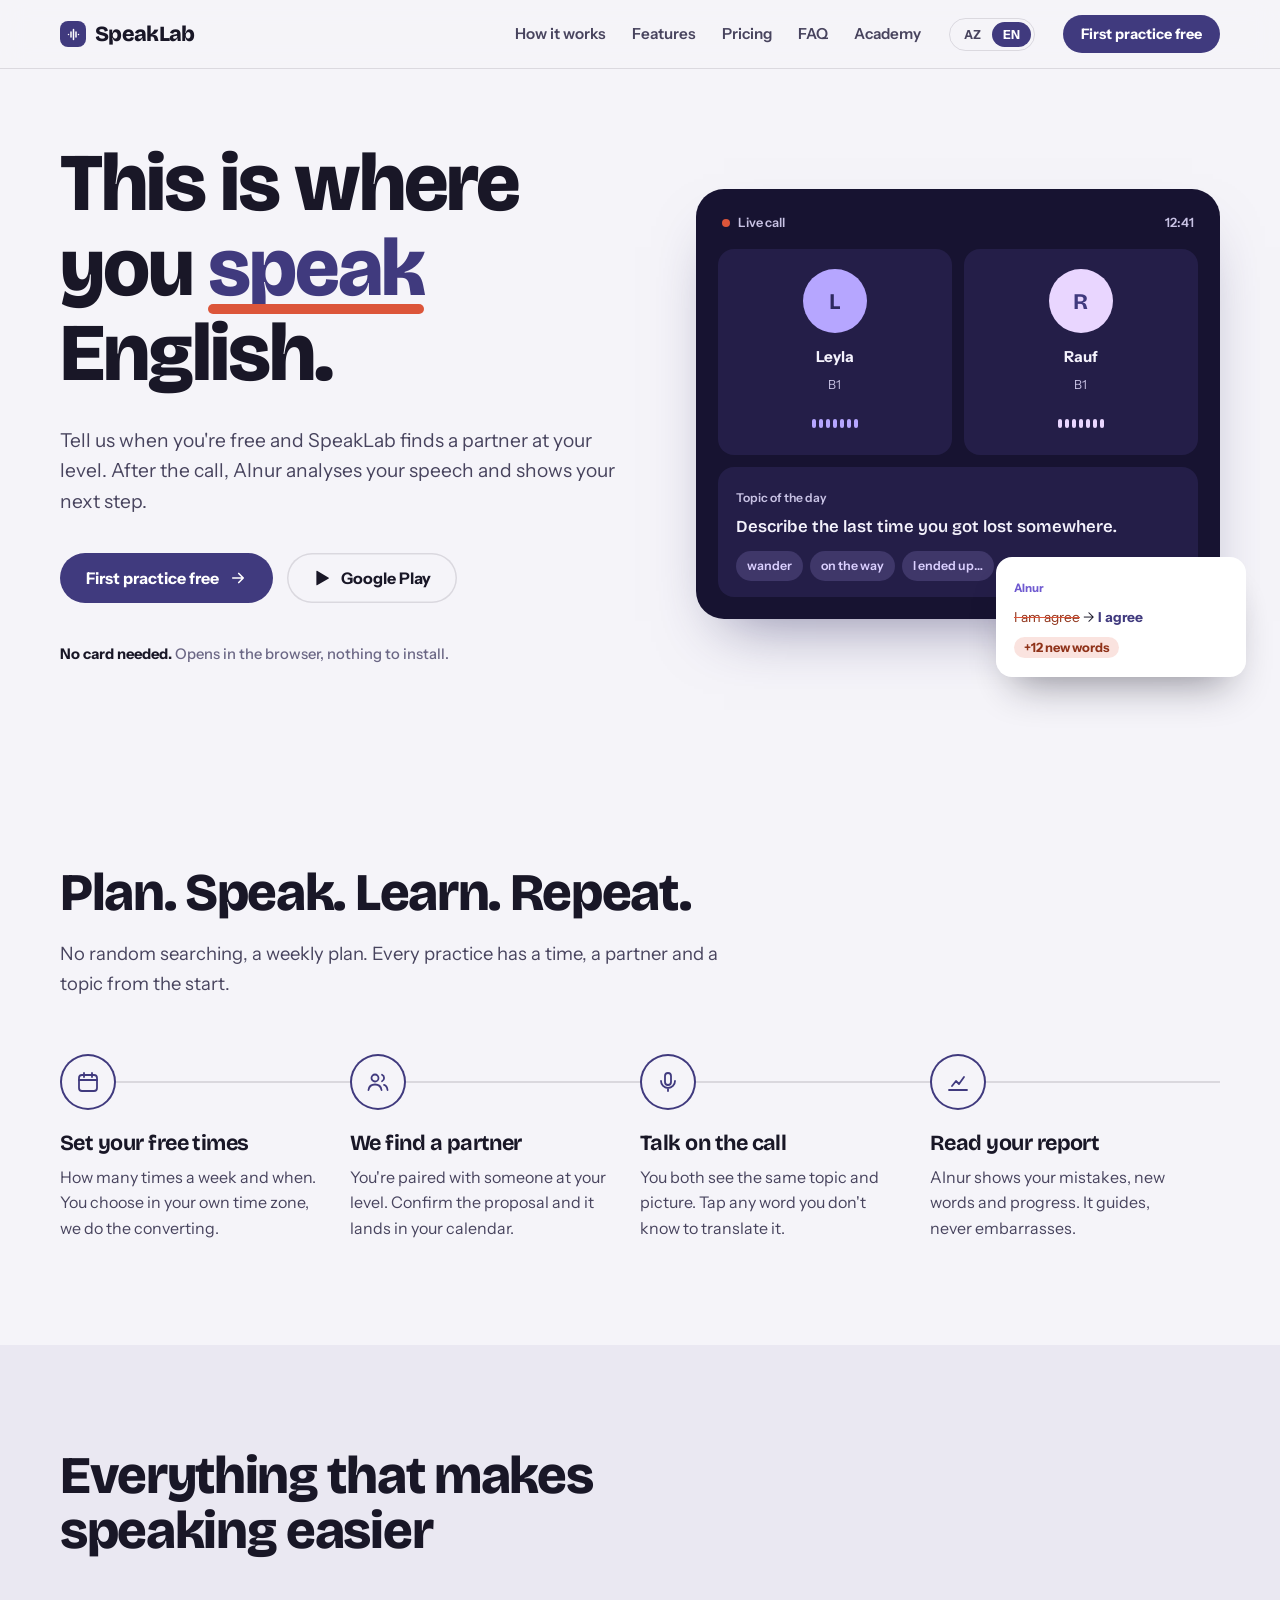
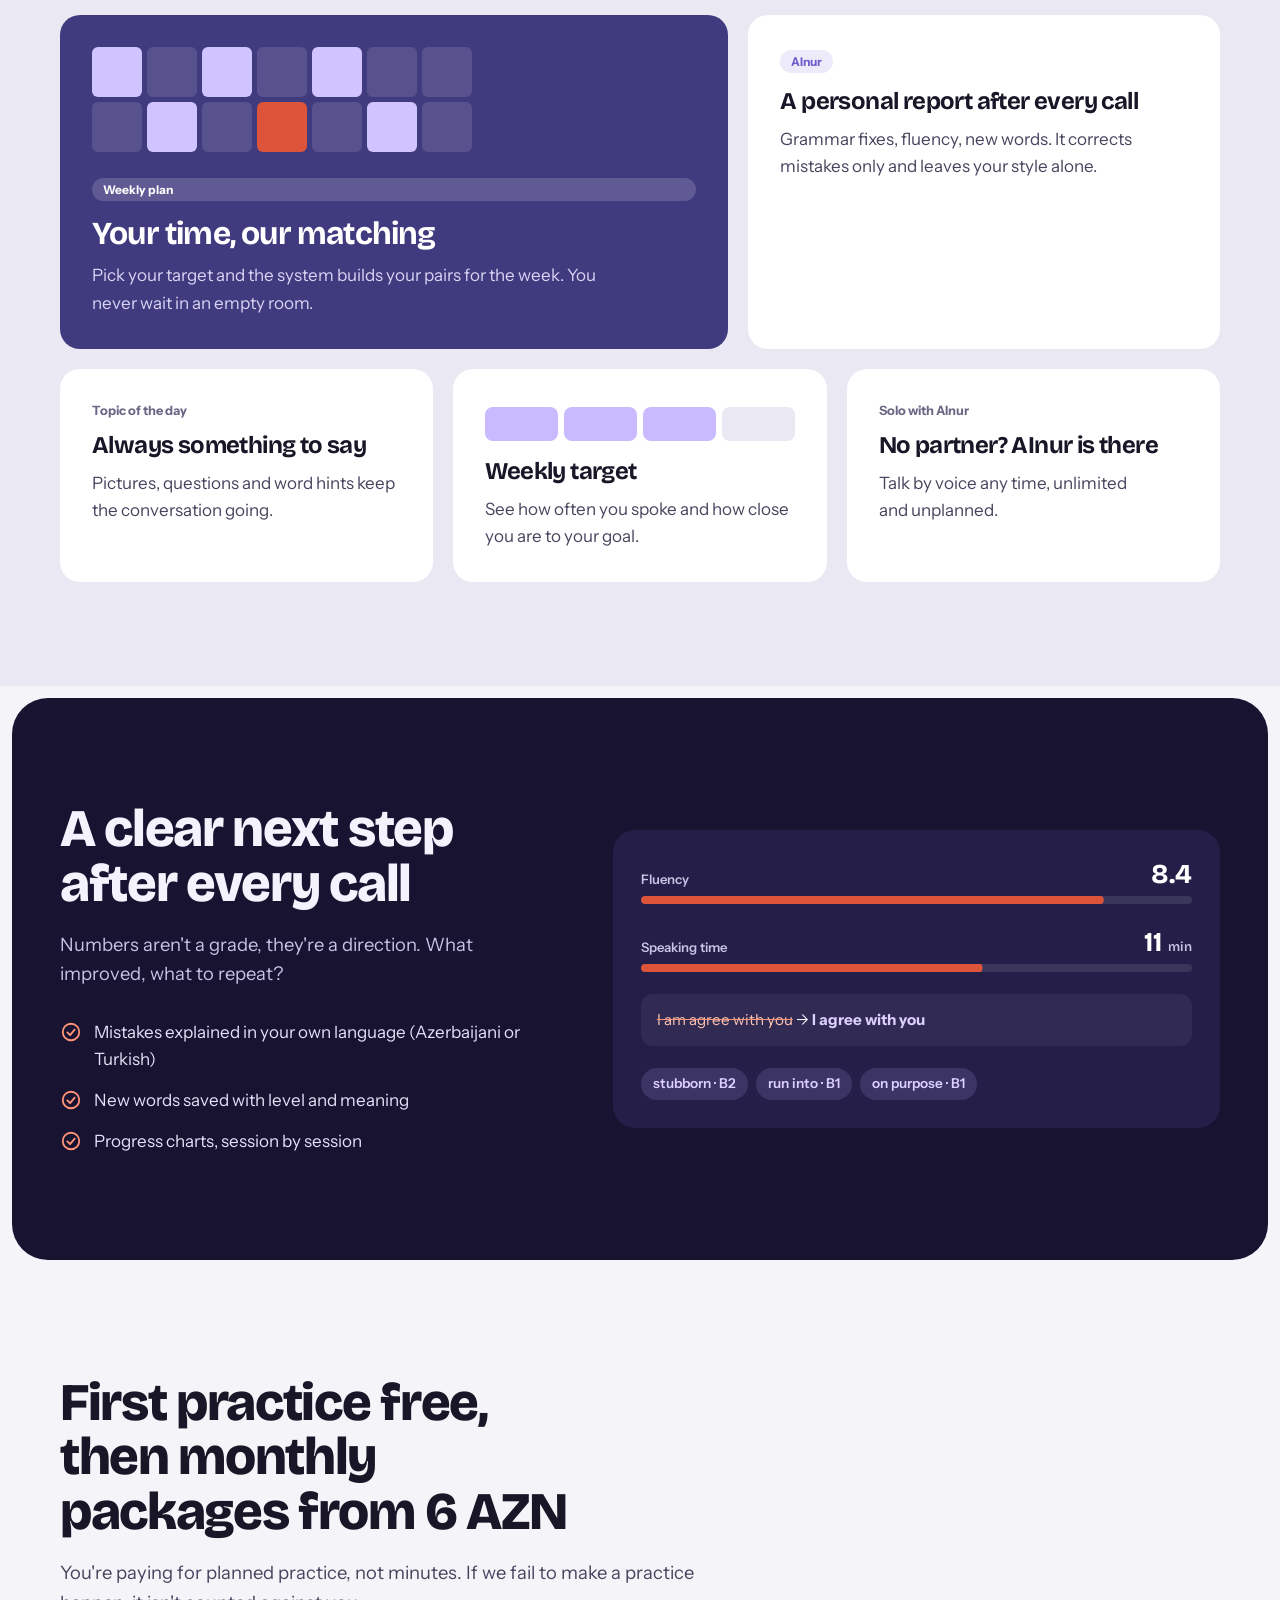
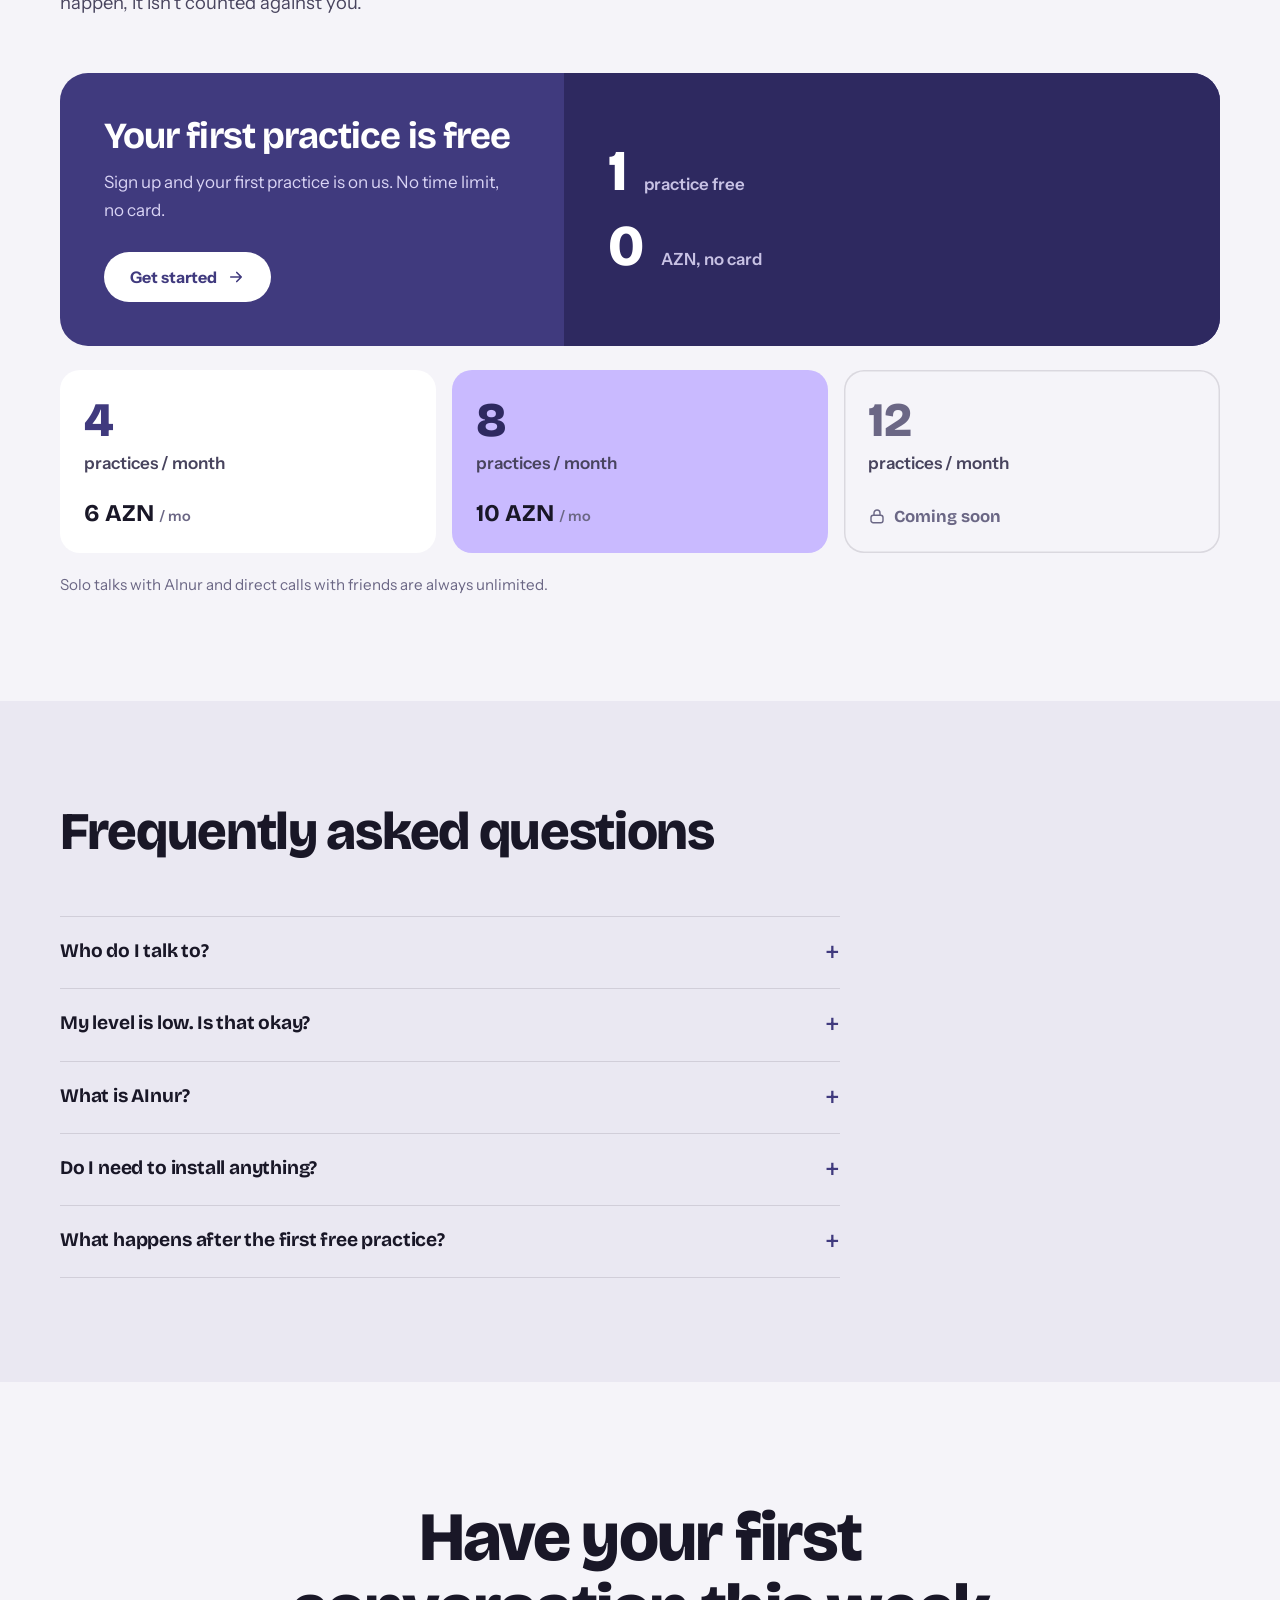
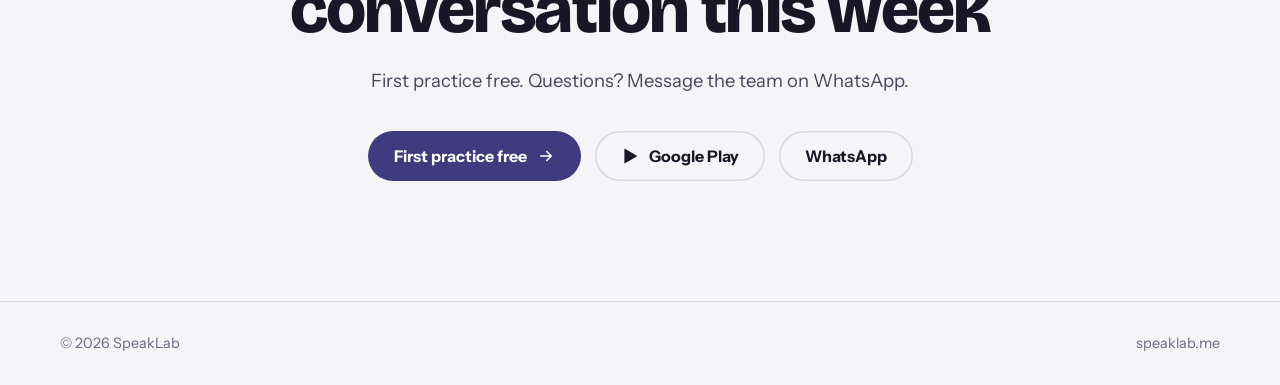
<file: index.html>
<!doctype html>
<html lang="az" data-lang="az">
<head>
<meta charset="utf-8">
<meta name="viewport" content="width=device-width, initial-scale=1">
<title>SpeakLab — İngiliscə danışıq praktikası: real insanlarla və AI koçla</title>
<meta name="description" content="İngiliscə danışmağı real partnerlərlə məşq et. Həftəlik plan, səviyyənə uyğun cütləşmə, zəngdən sonra AInur hesabatı. İlk praktika pulsuz, sonra ayda 6 AZN-dən başlayan paketlər.">
<meta name="keywords" content="ingiliscə danışıq, ingilis dili danışıq praktikası, speaking club, ingiliscə danışmaq, online ingilis dili, Azərbaycan, SpeakLab">
<meta name="robots" content="index,follow,max-image-preview:large">
<link rel="canonical" href="https://speaklab.me/">
<link rel="alternate" hreflang="az" href="https://speaklab.me/">
<link rel="alternate" hreflang="x-default" href="https://speaklab.me/">
<link rel="icon" href="icon.svg" type="image/svg+xml">
<meta property="og:type" content="website"><meta property="og:site_name" content="SpeakLab"><meta property="og:locale" content="az_AZ">
<meta property="og:title" content="SpeakLab — İngiliscə danışmağın yeri burada">
<meta property="og:description" content="Real partnerlərlə danış, AInur-dan hesabat al. İlk praktika pulsuz.">
<meta property="og:url" content="https://speaklab.me/"><meta property="og:image" content="https://speaklab.me/og.png">
<meta name="twitter:card" content="summary_large_image"><meta name="twitter:image" content="https://speaklab.me/og.png">
<script type="application/ld+json">[{"@context": "https://schema.org", "@type": "Organization", "name": "SpeakLab", "url": "https://speaklab.me/", "logo": "https://speaklab.me/icon.svg", "sameAs": ["https://play.google.com/store/apps/details?id=com.speaklab.app"]}, {"@context": "https://schema.org", "@type": "WebSite", "name": "SpeakLab", "url": "https://speaklab.me/", "inLanguage": ["az", "en"]}, {"@context": "https://schema.org", "@type": "MobileApplication", "name": "SpeakLab", "operatingSystem": "Android", "applicationCategory": "EducationalApplication", "url": "https://play.google.com/store/apps/details?id=com.speaklab.app", "offers": {"@type": "Offer", "price": "0", "priceCurrency": "AZN", "description": "İlk praktika pulsuz, sonra 4 praktika 6 AZN / 8 praktika 10 AZN"}}, {"@context": "https://schema.org", "@type": "FAQPage", "inLanguage": "az", "mainEntity": [{"@type": "Question", "name": "Kiminlə danışıram?", "acceptedAnswer": {"@type": "Answer", "text": "Səviyyəcə uyğun real öyrənənlərlə. Cütləşmə səviyyəni, yaş qrupunu və əvvəl danışdığın adamları nəzərə alır."}}, {"@type": "Question", "name": "Səviyyəm aşağıdır, olar?", "acceptedAnswer": {"@type": "Answer", "text": "Əlbəttə. SpeakLab məhz danışmağa çəkinənlər üçündür. Səhv etmək burada normaldır."}}, {"@type": "Question", "name": "AInur nədir?", "acceptedAnswer": {"@type": "Answer", "text": "Sənin AI danışıq koçun. Zəngdən sonra danışığını analiz edir, ya da istənilən vaxt onunla təkbaşına danışa bilərsən."}}, {"@type": "Question", "name": "Quraşdırmaq lazımdır?", "acceptedAnswer": {"@type": "Answer", "text": "Xeyr, brauzerdən açılır və telefonun ana ekranına əlavə edilə bilər. Android tətbiqi Google Play-dədir."}}, {"@type": "Question", "name": "İlk pulsuz praktikadan sonra nə olur?", "acceptedAnswer": {"@type": "Answer", "text": "Ayda 4 praktikalıq (6 AZN) və ya 8 praktikalıq (10 AZN) paket seçirsən. Seçməsən də, AInur ilə təkbaşına danışmaq və dostla zənglər davam edir."}}]}]</script>
<meta name="theme-color" content="#f5f4f9">
<link rel="preconnect" href="https://fonts.googleapis.com">
<link rel="preconnect" href="https://fonts.gstatic.com" crossorigin>
<link href="https://fonts.googleapis.com/css2?family=Bricolage+Grotesque:opsz,wght@12..96,500;12..96,700;12..96,800&family=Instrument+Sans:wght@400;500;600;700&display=swap" rel="stylesheet">
<style>
:root{
  --bg:#f5f4f9; --bg2:#eae8f2; --card:#fff;
  --ink:#191727; --ink2:#48445e; --ink3:#6b6785;
  --peer:#403a7e; --peer-strong:#2e2960; --peer-soft:rgba(64,58,126,.09);
  --ai:#6f5ad0; --ai-fill:#c9baff; --ai-soft:rgba(111,90,208,.12);
  --coral:#dc553a; --coral-soft:rgba(220,85,58,.16); --coral-ink:#8f3219;
  --line:rgba(25,23,39,.12);
  --dark:#171331; --dark2:#241e48;
  --r:16px; --r-sm:10px;
  --ease:cubic-bezier(.16,1,.3,1);
  --display:"Bricolage Grotesque",system-ui,sans-serif;
  --body:"Instrument Sans",system-ui,sans-serif;
}
*{box-sizing:border-box;margin:0}
html{scroll-behavior:smooth;scroll-padding-top:84px}
body{font:400 1.0625rem/1.6 var(--body);color:var(--ink);background:var(--bg);-webkit-font-smoothing:antialiased;overflow-x:hidden}
::selection{background:var(--peer);color:#fff}
:focus-visible{outline:3px solid var(--ai);outline-offset:3px;border-radius:6px}
a{color:inherit}
.wrap{width:min(1160px,100% - 40px);margin-inline:auto}
h1,h2,h3{font-family:var(--display);line-height:1.04;letter-spacing:-.025em;text-wrap:balance}
p{text-wrap:pretty}
html[data-lang=az] [data-en],html[data-lang=en] [data-az]{display:none!important}

/* nav */
nav{position:sticky;top:0;z-index:50;background:rgba(245,244,249,.86);backdrop-filter:blur(14px);border-bottom:1px solid var(--line)}
nav .wrap{display:flex;align-items:center;gap:28px;height:68px}
.logo{font:800 1.35rem var(--display);letter-spacing:-.03em;text-decoration:none;display:flex;align-items:center;gap:9px}
.logo i{width:26px;height:26px;border-radius:8px;background:var(--peer);display:grid;place-items:center}
.logo i svg{width:15px;height:15px}
.links{display:flex;gap:26px;margin-left:auto;font-weight:600;font-size:.95rem;color:var(--ink2)}
.links a{text-decoration:none;transition:color .2s}.links a:hover{color:var(--peer)}
.lang{display:flex;border:1px solid var(--line);border-radius:99px;padding:3px}
.lang button{font:700 .78rem var(--body);border:0;background:none;padding:5px 11px;border-radius:99px;color:var(--ink2);cursor:pointer}
html[data-lang=az] .lang [data-set=az],html[data-lang=en] .lang [data-set=en]{background:var(--peer);color:#fff}
.btn{display:inline-flex;align-items:center;gap:10px;font:700 1rem var(--body);text-decoration:none;border-radius:99px;padding:15px 26px;border:0;cursor:pointer;transition:transform .25s var(--ease),background .2s}
.btn svg{width:18px;height:18px;transition:transform .25s var(--ease)}
.btn:hover svg{transform:translateX(4px)}
.btn-primary{background:var(--peer);color:#fff}.btn-primary:hover{background:var(--peer-strong)}
.btn-ghost{background:transparent;color:var(--ink);box-shadow:inset 0 0 0 1.5px var(--line)}.btn-ghost:hover{box-shadow:inset 0 0 0 1.5px var(--peer)}
.btn-sm{padding:10px 18px;font-size:.9rem}

/* hero */
.hero{padding:72px 0 96px;position:relative}
.hero .wrap{display:grid;grid-template-columns:1.05fr .95fr;gap:56px;align-items:center}
.hero h1{font-size:clamp(2.7rem,6.4vw,5.4rem);font-weight:800}
.hero h1 em{font-style:normal;color:var(--peer);position:relative;white-space:nowrap}
.hero h1 em::after{content:"";position:absolute;left:0;right:0;bottom:.04em;height:.12em;background:var(--coral);border-radius:9px;transform-origin:left;animation:draw 1s .5s var(--ease) both}
@keyframes draw{from{transform:scaleX(0)}}
.lede{font-size:1.2rem;color:var(--ink2);max-width:34em;margin:28px 0 36px}
.cta{display:flex;gap:14px;flex-wrap:wrap}
.proof{margin-top:40px;font-size:.92rem;color:var(--ink3);font-weight:500}
.proof b{color:var(--ink);font-weight:700}

/* call mock */
.stage{position:relative;background:var(--dark);border-radius:28px;padding:22px;color:#f4f2fc;box-shadow:0 30px 60px -28px rgba(46,41,96,.55)}
.stage-top{display:flex;justify-content:space-between;align-items:center;font-size:.8rem;font-weight:600;color:#c8c2e4;padding:2px 4px 16px}
.live{display:flex;align-items:center;gap:8px}.live i{width:8px;height:8px;border-radius:50%;background:var(--coral);animation:pulse 1.6s infinite}
@keyframes pulse{50%{opacity:.35}}
.voices{display:grid;grid-template-columns:1fr 1fr;gap:12px}
.voice{background:var(--dark2);border-radius:var(--r);padding:20px 16px 16px;text-align:center}
.av{width:64px;height:64px;border-radius:50%;margin:0 auto 12px;display:grid;place-items:center;font:700 1.4rem var(--display)}
.voice:nth-child(1) .av{background:#b6a6ff;color:#2e2960}
.voice:nth-child(2) .av{background:#e9d6ff;color:#403a7e}
.voice b{display:block;font-size:.95rem}.voice span{font-size:.78rem;color:#c8c2e4}
.wave{display:flex;gap:3px;align-items:center;justify-content:center;height:30px;margin-top:12px}
.wave s{width:4px;border-radius:3px;background:#b6a6ff;height:30%;animation:bar 1.1s ease-in-out infinite}
.voice:nth-child(2) .wave s{background:#e9d6ff;animation-duration:1.4s}
.wave s:nth-child(2){animation-delay:.1s}.wave s:nth-child(3){animation-delay:.25s}.wave s:nth-child(4){animation-delay:.05s}.wave s:nth-child(5){animation-delay:.35s}.wave s:nth-child(6){animation-delay:.2s}.wave s:nth-child(7){animation-delay:.4s}
@keyframes bar{50%{height:100%}}
.topic{margin-top:12px;background:var(--dark2);border-radius:var(--r);padding:16px 18px}
.topic small{color:#c8c2e4;font-weight:600;font-size:.76rem}
.topic p{font:600 1.05rem/1.35 var(--display);margin-top:6px}
.chips{display:flex;flex-wrap:wrap;gap:7px;margin-top:12px}
.chips span{font-size:.78rem;font-weight:600;background:rgba(182,166,255,.18);color:#dbd0ff;padding:5px 11px;border-radius:99px}
.report{position:absolute;right:-26px;bottom:-58px;width:min(250px,72%);background:#fff;color:var(--ink);border-radius:var(--r);padding:16px 18px;box-shadow:0 24px 40px -18px rgba(25,23,39,.45);animation:float 6s ease-in-out infinite}
@keyframes float{50%{transform:translateY(-7px)}}
.report small{font-weight:700;font-size:.72rem;color:var(--ai)}
.fix{font-size:.86rem;margin-top:8px;line-height:1.4}
.fix s{color:var(--coral-ink);text-decoration-color:var(--coral)}
.fix b{color:var(--peer)}
.gain{margin-top:10px;display:inline-block;font:700 .8rem var(--body);background:var(--coral-soft);color:var(--coral-ink);padding:3px 10px;border-radius:99px}

/* sections */
section{padding:104px 0}
.head{max-width:700px;margin-bottom:56px}
.head h2{font-size:clamp(2rem,4.2vw,3.3rem);font-weight:800}
.head p{margin-top:18px;color:var(--ink2);font-size:1.15rem}

/* how: steps as a rail */
.rail{display:grid;grid-template-columns:repeat(4,1fr);gap:0;position:relative}
.rail::before{content:"";position:absolute;left:0;right:0;top:27px;height:2px;background:var(--line)}
.step{padding-right:28px;position:relative}
.dot{width:56px;height:56px;border-radius:50%;background:var(--bg);box-shadow:inset 0 0 0 2px var(--peer);display:grid;place-items:center;color:var(--peer);margin-bottom:22px;position:relative;transition:background .3s,color .3s}
.step:hover .dot{background:var(--peer);color:#fff}
.dot svg{width:24px;height:24px}
.step h3{font-size:1.35rem;margin-bottom:10px}
.step p{color:var(--ink2);font-size:1rem}

/* features: asymmetric */
.alt{background:var(--bg2)}
.feat{display:grid;grid-template-columns:repeat(12,1fr);gap:20px}
.f{background:var(--card);border-radius:20px;padding:32px;position:relative;overflow:hidden}
.f h3{font-size:1.5rem;margin-bottom:12px}
.f p{color:var(--ink2)}
.f.a{grid-column:span 7;background:var(--peer);color:#fff;min-height:320px;display:flex;flex-direction:column;justify-content:flex-end}
.f.a p{color:#d9d4f5;max-width:30em}.f.a h3{font-size:2rem}
.f.b{grid-column:span 5}
.f.c{grid-column:span 4}.f.d{grid-column:span 4}.f.e{grid-column:span 4}
.tag{display:inline-block;font:700 .75rem var(--body);padding:4px 11px;border-radius:99px;background:var(--ai-soft);color:var(--ai);margin-bottom:16px}
.f.a .tag{background:rgba(255,255,255,.16);color:#fff}
.grid7{display:grid;grid-template-columns:repeat(7,1fr);gap:5px;margin-bottom:26px;max-width:380px}
.grid7 i{aspect-ratio:1;border-radius:6px;background:rgba(255,255,255,.12)}
.grid7 i.on{background:#cfc4ff}
.grid7 i.hit{background:var(--coral)}
.mini{font-weight:700;font-size:.8rem;color:var(--ink3);margin-bottom:12px;display:block}
.ticks{display:flex;gap:6px;margin:6px 0 18px}
.ticks i{flex:1;height:34px;border-radius:8px;background:var(--bg2)}
.ticks i.on{background:var(--ai-fill)}

/* AInur report band */
.dark{background:var(--dark);color:#f4f2fc;border-radius:36px;margin-inline:12px}
.dark .head p{color:#c8c2e4}
.ainur{display:grid;grid-template-columns:.9fr 1.1fr;gap:56px;align-items:center}
.sheet{background:var(--dark2);border-radius:22px;padding:28px;display:grid;gap:22px}
.row{display:grid;grid-template-columns:1fr auto;gap:6px 14px;align-items:end}
.row small{color:#c8c2e4;font-weight:600;font-size:.82rem}
.row strong{font:700 1.7rem var(--display);color:#fff}
.bar{grid-column:1/-1;height:8px;background:rgba(255,255,255,.1);border-radius:9px;overflow:hidden}
.bar i{display:block;height:100%;background:var(--coral);border-radius:9px;transform-origin:left;transform:scaleX(0);transition:transform 1.4s var(--ease)}
.in .bar i{transform:scaleX(var(--w))}
.corr{background:rgba(255,255,255,.06);border-radius:12px;padding:14px 16px;font-size:.95rem}
.corr s{color:#ffc4b3;text-decoration-color:#ff9477}.corr b{color:#dbd0ff}
.words{display:flex;flex-wrap:wrap;gap:8px}
.words span{background:rgba(182,166,255,.16);color:#dbd0ff;font-weight:600;font-size:.85rem;padding:5px 12px;border-radius:99px}
.checks{list-style:none;padding:0;margin-top:30px;display:grid;gap:14px}
.checks li{display:flex;gap:12px;color:#e6e1f7}
.checks svg{flex:none;width:22px;height:22px;color:#ff9477;margin-top:2px}

/* pricing */
.free{display:grid;grid-template-columns:1fr 1.3fr;gap:0;background:var(--peer);color:#fff;border-radius:28px;overflow:hidden;margin-bottom:24px}
.free>div{padding:44px}
.free h3{font-size:2.3rem}
.free p{color:#d9d4f5;margin-top:14px}
.free .btn{margin-top:28px;background:#fff;color:var(--peer)}
.free .btn:hover{background:#ece8ff}
.free .side{background:var(--peer-strong);display:flex;flex-direction:column;justify-content:center;gap:18px}
.free .big{font:800 3.6rem/1 var(--display);letter-spacing:-.03em}
.free .big small{font:600 1.05rem var(--body);color:#c8c2e4;letter-spacing:0;margin-left:8px}
.pk{display:grid;grid-template-columns:repeat(3,1fr);gap:16px}
.p{background:var(--card);border-radius:20px;padding:26px 24px;display:flex;flex-direction:column;box-shadow:inset 0 0 0 1.5px transparent;transition:box-shadow .25s,transform .35s var(--ease)}
.p:hover{box-shadow:inset 0 0 0 1.5px var(--peer);transform:translateY(-4px)}
.p .n{font:800 3rem/1 var(--display);color:var(--peer)}
.p .u{font-weight:600;color:var(--ink2);margin:6px 0 22px}
.p .pr{margin-top:auto;font:700 1.5rem var(--display)}
.p .pr small{font:600 .9rem var(--body);color:var(--ink3)}
.p.on{background:var(--ai-fill)}.p.on .n{color:var(--peer-strong)}
.p.lock{background:transparent;box-shadow:inset 0 0 0 1.5px var(--line);color:var(--ink3);cursor:not-allowed}
.p.lock:hover{transform:none;box-shadow:inset 0 0 0 1.5px var(--line)}
.p.lock .n{color:var(--ink3)}.p.lock .pr{display:flex;align-items:center;gap:8px;font-size:1.05rem}
.p.lock .pr svg{width:18px;height:18px}
.btn-play svg{width:18px;height:18px}.btn-play:hover svg{transform:none}
.note{margin-top:20px;color:var(--ink3);font-size:.95rem}

/* faq */
.faq{max-width:780px}
details{border-top:1px solid var(--line);padding:22px 0}
details:last-child{border-bottom:1px solid var(--line)}
summary{font:700 1.2rem var(--display);cursor:pointer;list-style:none;display:flex;justify-content:space-between;gap:20px;letter-spacing:-.01em}
summary::-webkit-details-marker{display:none}
summary::after{content:"+";font:500 1.7rem/1 var(--body);color:var(--peer);transition:transform .3s var(--ease)}
details[open] summary::after{transform:rotate(45deg)}
details p{margin-top:14px;color:var(--ink2);max-width:40em}

/* final */
.final{text-align:center;padding:120px 0}
.final h2{font-size:clamp(2.2rem,5.4vw,4.4rem);font-weight:800;max-width:14em;margin-inline:auto}
.final p{color:var(--ink2);margin:20px auto 36px;max-width:30em;font-size:1.15rem}
.final .cta{justify-content:center}
footer{border-top:1px solid var(--line);padding:30px 0;color:var(--ink3);font-size:.9rem}
footer .wrap{display:flex;justify-content:space-between;gap:16px;flex-wrap:wrap}

/* reveal */
.rv{opacity:0;transform:translateY(22px);transition:opacity .8s var(--ease),transform .8s var(--ease)}
.in.rv,.in .rv{opacity:1;transform:none}
.js-off .rv{opacity:1;transform:none}

@media (max-width:980px){
  .hero .wrap,.ainur,.free{grid-template-columns:1fr}
  .rail{grid-template-columns:1fr 1fr;row-gap:44px}.rail::before{display:none}
  .f.a,.f.b,.f.c,.f.d,.f.e{grid-column:span 12}
  .pk{grid-template-columns:1fr 1fr}
  .links{display:none}nav .lang{margin-left:auto}
  .report{right:6px;bottom:-40px}
  section{padding:72px 0}
}
@media (max-width:560px){
  .rail,.pk{grid-template-columns:1fr}
  .hero{padding:44px 0 72px}
  .stage{margin-bottom:34px}
  .free>div{padding:30px 24px}.free .big{font-size:3rem}
  nav .btn{display:none}
}
@media (prefers-reduced-motion:reduce){*{animation:none!important;transition:none!important}.rv{opacity:1;transform:none}.bar i{transform:scaleX(var(--w))}}
</style>
</head>
<body>
<svg width="0" height="0" style="position:absolute" aria-hidden="true">
  <symbol id="i-arrow" viewBox="0 0 24 24" fill="none" stroke="currentColor" stroke-width="2.2" stroke-linecap="round" stroke-linejoin="round"><path d="M5 12h14M13 6l6 6-6 6"/></symbol>
  <symbol id="i-cal" viewBox="0 0 24 24" fill="none" stroke="currentColor" stroke-width="1.8" stroke-linecap="round" stroke-linejoin="round"><rect x="3" y="5" width="18" height="16" rx="3"/><path d="M8 3v4M16 3v4M3 10h18"/></symbol>
  <symbol id="i-users" viewBox="0 0 24 24" fill="none" stroke="currentColor" stroke-width="1.8" stroke-linecap="round" stroke-linejoin="round"><circle cx="9" cy="8" r="3.5"/><path d="M2.5 20c.5-3.6 3.2-5.5 6.5-5.5s6 1.9 6.5 5.5M16 4.8a3.5 3.5 0 0 1 0 6.4M18 14.8c1.9.6 3.2 2.3 3.5 5.2"/></symbol>
  <symbol id="i-mic" viewBox="0 0 24 24" fill="none" stroke="currentColor" stroke-width="1.8" stroke-linecap="round" stroke-linejoin="round"><rect x="9" y="3" width="6" height="12" rx="3"/><path d="M5 11a7 7 0 0 0 14 0M12 18v3"/></symbol>
  <symbol id="i-chart" viewBox="0 0 24 24" fill="none" stroke="currentColor" stroke-width="1.8" stroke-linecap="round" stroke-linejoin="round"><path d="M3 20h18M6 16l4-5 3 3 5-7"/></symbol>
  <symbol id="i-lock" viewBox="0 0 24 24" fill="none" stroke="currentColor" stroke-width="1.9" stroke-linecap="round" stroke-linejoin="round"><rect x="4" y="11" width="16" height="10" rx="3"/><path d="M8 11V8a4 4 0 0 1 8 0v3"/></symbol>
  <symbol id="i-play" viewBox="0 0 24 24" fill="currentColor"><path d="M4.5 2.8v18.4c0 .5.5.8.9.5l15.6-9.2c.4-.2.4-.8 0-1L5.4 2.3c-.4-.3-.9 0-.9.5z"/></symbol>
  <symbol id="i-check" viewBox="0 0 24 24" fill="none" stroke="currentColor" stroke-width="2" stroke-linecap="round" stroke-linejoin="round"><circle cx="12" cy="12" r="9"/><path d="m8 12.5 3 3 5-6"/></symbol>
</svg>

<nav>
  <div class="wrap">
    <a class="logo" href="#top"><i><svg viewBox="0 0 24 24" fill="none" stroke="#fff" stroke-width="2.4" stroke-linecap="round"><path d="M4 12v0M8 8v8M12 4v16M16 8v8M20 12v0"/></svg></i>SpeakLab</a>
    <div class="links">
      <a href="#how"><span data-az>Necə işləyir</span><span data-en>How it works</span></a>
      <a href="#what"><span data-az>İmkanlar</span><span data-en>Features</span></a>
      <a href="#price"><span data-az>Qiymət</span><span data-en>Pricing</span></a>
      <a href="#faq">FAQ</a>
      <a href="academy/">Academy</a>
    </div>
    <div class="lang" role="group" aria-label="Language"><button data-set="az">AZ</button><button data-set="en">EN</button></div>
    <a class="btn btn-primary btn-sm" href="https://speaklab-app.vercel.app/"><span data-az>İlk praktika pulsuz</span><span data-en>First practice free</span></a>
  </div>
</nav>

<main id="top">
<header class="hero">
  <div class="wrap">
    <div>
      <h1 class="rv">
        <span data-az>İngiliscə danışmağın yeri <em>burada</em>.</span>
        <span data-en>This is where you <em>speak</em> English.</span>
      </h1>
      <p class="lede rv" style="transition-delay:.1s">
        <span data-az>Boş vaxtını yaz, SpeakLab sənə səviyyəcə uyğun partner tapsın. Zəngdən sonra AInur danışığını analiz edib növbəti addımını göstərir.</span>
        <span data-en>Tell us when you're free and SpeakLab finds a partner at your level. After the call, AInur analyses your speech and shows your next step.</span>
      </p>
      <div class="cta rv" style="transition-delay:.2s">
        <a class="btn btn-primary" href="https://speaklab-app.vercel.app/"><span data-az>İlk praktika pulsuz</span><span data-en>First practice free</span><svg><use href="#i-arrow"/></svg></a>
        <a class="btn btn-ghost btn-play" href="https://play.google.com/store/apps/details?id=com.speaklab.app"><svg><use href="#i-play"/></svg>Google Play</a>
      </div>
      <p class="proof rv" style="transition-delay:.3s"><span data-az><b>Kart tələb olunmur.</b> Brauzerdən aç, quraşdırma yoxdur.</span><span data-en><b>No card needed.</b> Opens in the browser, nothing to install.</span></p>
    </div>

    <div class="rv" style="transition-delay:.15s">
      <div class="stage" aria-hidden="true">
        <div class="stage-top"><span class="live"><i></i><span data-az>Canlı zəng</span><span data-en>Live call</span></span><span>12:41</span></div>
        <div class="voices">
          <div class="voice"><div class="av">L</div><b>Leyla</b><span>B1</span><div class="wave"><s></s><s></s><s></s><s></s><s></s><s></s><s></s></div></div>
          <div class="voice"><div class="av">R</div><b>Rauf</b><span>B1</span><div class="wave"><s></s><s></s><s></s><s></s><s></s><s></s><s></s></div></div>
        </div>
        <div class="topic">
          <small data-az>Günün mövzusu</small><small data-en>Topic of the day</small>
          <p>Describe the last time you got lost somewhere.</p>
          <div class="chips"><span>wander</span><span>on the way</span><span>I ended up…</span></div>
        </div>
        <div class="report">
          <small>AInur</small>
          <p class="fix"><s>I am agree</s> → <b>I agree</b></p>
          <span class="gain">+12 <span data-az>yeni söz</span><span data-en>new words</span></span>
        </div>
      </div>
    </div>
  </div>
</header>

<section id="how">
  <div class="wrap">
    <div class="head rv">
      <h2><span data-az>Plan qur. Danış. Öyrən. Təkrar et.</span><span data-en>Plan. Speak. Learn. Repeat.</span></h2>
      <p><span data-az>Təsadüfi axtarış yox, həftəlik plan. Hər praktikanın vaxtı, partneri və mövzusu əvvəldən məlumdur.</span><span data-en>No random searching, a weekly plan. Every practice has a time, a partner and a topic from the start.</span></p>
    </div>
    <div class="rail">
      <div class="step rv"><div class="dot"><svg><use href="#i-cal"/></svg></div>
        <h3><span data-az>Boş vaxtını yaz</span><span data-en>Set your free times</span></h3>
        <p><span data-az>Həftədə neçə dəfə, hansı saatlarda. Öz saat qurşağında seçirsən, qalanını biz çeviririk.</span><span data-en>How many times a week and when. You choose in your own time zone, we do the converting.</span></p></div>
      <div class="step rv" style="transition-delay:.08s"><div class="dot"><svg><use href="#i-users"/></svg></div>
        <h3><span data-az>Partner tapılır</span><span data-en>We find a partner</span></h3>
        <p><span data-az>Səviyyəcə uyğun adamla cütləşirsən. Təklifi təsdiqləyirsən, vaxt təqvimində görünür.</span><span data-en>You're paired with someone at your level. Confirm the proposal and it lands in your calendar.</span></p></div>
      <div class="step rv" style="transition-delay:.16s"><div class="dot"><svg><use href="#i-mic"/></svg></div>
        <h3><span data-az>Zəngdə danış</span><span data-en>Talk on the call</span></h3>
        <p><span data-az>İkiniz də eyni mövzu və şəkli görürsünüz. Bilmədiyin sözü toxunub tərcümə edirsən.</span><span data-en>You both see the same topic and picture. Tap any word you don't know to translate it.</span></p></div>
      <div class="step rv" style="transition-delay:.24s"><div class="dot"><svg><use href="#i-chart"/></svg></div>
        <h3><span data-az>Hesabatı oxu</span><span data-en>Read your report</span></h3>
        <p><span data-az>AInur səhvlərini, yeni sözlərini və irəliləyişini göstərir. Utandırmır, yol göstərir.</span><span data-en>AInur shows your mistakes, new words and progress. It guides, never embarrasses.</span></p></div>
    </div>
  </div>
</section>

<section id="what" class="alt">
  <div class="wrap">
    <div class="head rv">
      <h2><span data-az>Danışmağı asanlaşdıran hər şey</span><span data-en>Everything that makes speaking easier</span></h2>
    </div>
    <div class="feat">
      <div class="f a rv">
        <div class="grid7" aria-hidden="true">
          <i class="on"></i><i></i><i class="on"></i><i></i><i class="on"></i><i></i><i></i>
          <i></i><i class="on"></i><i></i><i class="hit"></i><i></i><i class="on"></i><i></i>
        </div>
        <span class="tag"><span data-az>Həftəlik plan</span><span data-en>Weekly plan</span></span>
        <h3><span data-az>Vaxtın sənin, partner bizdən</span><span data-en>Your time, our matching</span></h3>
        <p><span data-az>Hədəfini seç, sistem bu həftəyə cütlər qursun. Heç vaxt boş otaqda gözləmirsən.</span><span data-en>Pick your target and the system builds your pairs for the week. You never wait in an empty room.</span></p>
      </div>
      <div class="f b rv" style="transition-delay:.08s">
        <span class="tag">AInur</span>
        <h3><span data-az>Zəngdən sonra şəxsi hesabat</span><span data-en>A personal report after every call</span></h3>
        <p><span data-az>Qrammatika düzəlişləri, axıcılıq, yeni sözlər. Yalnız səhvi düzəldir, üslubuna toxunmur.</span><span data-en>Grammar fixes, fluency, new words. It corrects mistakes only and leaves your style alone.</span></p>
      </div>
      <div class="f c rv">
        <span class="mini"><span data-az>Günün mövzusu</span><span data-en>Topic of the day</span></span>
        <h3><span data-az>Danışacaq şey həmişə var</span><span data-en>Always something to say</span></h3>
        <p><span data-az>Şəkil, sual və söz dəstəyi ilə söhbət heç vaxt susmur.</span><span data-en>Pictures, questions and word hints keep the conversation going.</span></p>
      </div>
      <div class="f d rv" style="transition-delay:.08s">
        <div class="ticks" aria-hidden="true"><i class="on"></i><i class="on"></i><i class="on"></i><i></i></div>
        <h3><span data-az>Həftəlik hədəf</span><span data-en>Weekly target</span></h3>
        <p><span data-az>Neçə dəfə danışdığın və hədəfə nə qədər yaxın olduğun həmişə gözünün önündə.</span><span data-en>See how often you spoke and how close you are to your goal.</span></p>
      </div>
      <div class="f e rv" style="transition-delay:.16s">
        <span class="mini"><span data-az>AInur ilə təkbaşına</span><span data-en>Solo with AInur</span></span>
        <h3><span data-az>Partner yoxdursa, AInur var</span><span data-en>No partner? AInur is there</span></h3>
        <p><span data-az>İstənilən vaxt səslə danış, limitsiz və planlamadan.</span><span data-en>Talk by voice any time, unlimited and unplanned.</span></p>
      </div>
    </div>
  </div>
</section>

<section class="dark" id="report" style="margin-block:12px">
  <div class="wrap ainur">
    <div>
      <div class="head rv" style="margin-bottom:0">
        <h2><span data-az>Hər zəngdən sonra aydın növbəti addım</span><span data-en>A clear next step after every call</span></h2>
        <p><span data-az>Rəqəm təkcə qiymət deyil, istiqamətdir. Nə yaxşılaşdı, nəyi təkrar etməli?</span><span data-en>Numbers aren't a grade, they're a direction. What improved, what to repeat?</span></p>
      </div>
      <ul class="checks rv">
        <li><svg><use href="#i-check"/></svg><span data-az>Səhvlər sənin öz dilində izah olunur (Azərbaycan və ya Türk dili)</span><span data-en>Mistakes explained in your own language (Azerbaijani or Turkish)</span></li>
        <li><svg><use href="#i-check"/></svg><span data-az>Yeni sözlər səviyyə və mənası ilə lüğətinə düşür</span><span data-en>New words saved with level and meaning</span></li>
        <li><svg><use href="#i-check"/></svg><span data-az>Sessiya-sessiya irəliləyiş qrafikləri</span><span data-en>Progress charts, session by session</span></li>
      </ul>
    </div>
    <div class="sheet rv" id="sheet" style="transition-delay:.1s">
      <div class="row"><small data-az>Axıcılıq</small><small data-en>Fluency</small><strong>8.4</strong><div class="bar"><i style="--w:.84"></i></div></div>
      <div class="row"><small data-az>Danışıq müddəti</small><small data-en>Speaking time</small><strong>11 <small>min</small></strong><div class="bar"><i style="--w:.62"></i></div></div>
      <div class="corr"><s>I am agree with you</s> → <b>I agree with you</b></div>
      <div class="words"><span>stubborn · B2</span><span>run into · B1</span><span>on purpose · B1</span></div>
    </div>
  </div>
</section>

<section id="price">
  <div class="wrap">
    <div class="head rv">
      <h2><span data-az>İlk praktika pulsuz, sonra 6 AZN-dən başlayan aylıq paketlər</span><span data-en>First practice free, then monthly packages from 6 AZN</span></h2>
      <p><span data-az>Satılan şey dəqiqə deyil, planlı praktikadır. Platformanın günahı ilə baş tutmayan praktika səndən silinmir.</span><span data-en>You're paying for planned practice, not minutes. If we fail to make a practice happen, it isn't counted against you.</span></p>
    </div>
    <div class="free rv">
      <div>
        <h3><span data-az>İlk praktika pulsuz</span><span data-en>Your first practice is free</span></h3>
        <p><span data-az>Qeydiyyatdan keç, ilk praktika sənindir. Müddət yoxdur, kart da yoxdur.</span><span data-en>Sign up and your first practice is on us. No time limit, no card.</span></p>
        <a class="btn" href="https://speaklab-app.vercel.app/"><span data-az>Başla</span><span data-en>Get started</span><svg><use href="#i-arrow"/></svg></a>
      </div>
      <div class="side">
        <div class="big">1 <small data-az>praktika pulsuz</small><small data-en>practice free</small></div>
        <div class="big">0 <small data-az>AZN, kartsız</small><small data-en>AZN, no card</small></div>
      </div>
    </div>
    <div class="pk">
      <div class="p rv"><div class="n">4</div><div class="u"><span data-az>praktika / ay</span><span data-en>practices / month</span></div><div class="pr">6 AZN <small data-az>/ ay</small><small data-en>/ mo</small></div></div>
      <div class="p on rv" style="transition-delay:.06s"><div class="n">8</div><div class="u"><span data-az>praktika / ay</span><span data-en>practices / month</span></div><div class="pr">10 AZN <small data-az>/ ay</small><small data-en>/ mo</small></div></div>
      <div class="p lock rv" style="transition-delay:.12s" aria-disabled="true"><div class="n">12</div><div class="u"><span data-az>praktika / ay</span><span data-en>practices / month</span></div><div class="pr"><svg><use href="#i-lock"/></svg><span data-az>Tezliklə</span><span data-en>Coming soon</span></div></div>
    </div>
    <p class="note"><span data-az>AInur ilə təkbaşına danışıq və dostla birbaşa zənglər həmişə limitsizdir.</span><span data-en>Solo talks with AInur and direct calls with friends are always unlimited.</span></p>
  </div>
</section>

<section id="faq" class="alt">
  <div class="wrap">
    <div class="head rv"><h2><span data-az>Tez-tez verilən suallar</span><span data-en>Frequently asked questions</span></h2></div>
    <div class="faq rv">
      <details><summary><span data-az>Kiminlə danışıram?</span><span data-en>Who do I talk to?</span></summary><p><span data-az>Səviyyəcə uyğun real öyrənənlərlə. Cütləşmə səviyyəni, yaş qrupunu və əvvəl danışdığın adamları nəzərə alır.</span><span data-en>Real learners at a similar level. Pairing considers level, age group and who you've already met.</span></p></details>
      <details><summary><span data-az>Səviyyəm aşağıdır, olar?</span><span data-en>My level is low. Is that okay?</span></summary><p><span data-az>Əlbəttə. SpeakLab məhz danışmağa çəkinənlər üçündür. Səhv etmək burada normaldır.</span><span data-en>Of course. SpeakLab is built for people who hesitate to speak. Mistakes are normal here.</span></p></details>
      <details><summary><span data-az>AInur nədir?</span><span data-en>What is AInur?</span></summary><p><span data-az>Sənin AI danışıq koçun. Zəngdən sonra danışığını analiz edir, ya da istənilən vaxt onunla təkbaşına danışa bilərsən.</span><span data-en>Your AI speaking coach. It analyses your call afterwards, or you can talk with it alone any time.</span></p></details>
      <details><summary><span data-az>Quraşdırmaq lazımdır?</span><span data-en>Do I need to install anything?</span></summary><p><span data-az>Xeyr, brauzerdən açılır və telefonun ana ekranına əlavə edilə bilər. Android tətbiqi Google Play-dədir.</span><span data-en>No, it opens in the browser and can be added to your home screen. The Android app is on Google Play.</span></p></details>
      <details><summary><span data-az>İlk pulsuz praktikadan sonra nə olur?</span><span data-en>What happens after the first free practice?</span></summary><p><span data-az>Ayda 4 praktikalıq (6 AZN) və ya 8 praktikalıq (10 AZN) paket seçirsən. Seçməsən də, AInur ilə təkbaşına danışmaq və dostla zənglər davam edir.</span><span data-en>You pick a monthly package: 4 practices (6 AZN) or 8 practices (10 AZN). Even without one, solo talks with AInur and calls with friends continue.</span></p></details>
    </div>
  </div>
</section>

<section class="final">
  <div class="wrap">
    <h2><span data-az>Bu həftə ilk söhbətini et</span><span data-en>Have your first conversation this week</span></h2>
    <p><span data-az>İlk praktika pulsuz. Sualın varsa, WhatsApp-da komandaya yaz.</span><span data-en>First practice free. Questions? Message the team on WhatsApp.</span></p>
    <div class="cta">
      <a class="btn btn-primary" href="https://speaklab-app.vercel.app/"><span data-az>İlk praktika pulsuz</span><span data-en>First practice free</span><svg><use href="#i-arrow"/></svg></a>
      <a class="btn btn-ghost btn-play" href="https://play.google.com/store/apps/details?id=com.speaklab.app"><svg><use href="#i-play"/></svg>Google Play</a>
      <a class="btn btn-ghost" href="https://wa.me/994513549195">WhatsApp</a>
    </div>
  </div>
</section>
</main>

<footer><div class="wrap"><span>© 2026 SpeakLab</span><span>speaklab.me</span></div></footer>

<script>
(function(){
  var root=document.documentElement;
  try{var s=localStorage.getItem('sl-lang');if(s)root.dataset.lang=s;else if(!/^az|tr/i.test(navigator.language))root.dataset.lang='en'}catch(e){}
  document.querySelectorAll('.lang button').forEach(function(b){b.addEventListener('click',function(){root.dataset.lang=b.dataset.set;root.lang=b.dataset.set;try{localStorage.setItem('sl-lang',b.dataset.set)}catch(e){}})});
  root.lang=root.dataset.lang;
  if(!('IntersectionObserver' in window)){root.classList.add('js-off');return}
  var io=new IntersectionObserver(function(es){es.forEach(function(e){if(e.isIntersecting){e.target.classList.add('in');io.unobserve(e.target)}})},{threshold:.15});
  document.querySelectorAll('.rv,#sheet').forEach(function(el){io.observe(el)});
  var sh=document.getElementById('sheet');if(sh){new IntersectionObserver(function(es,o){if(es[0].isIntersecting){sh.classList.add('in');o.disconnect()}},{threshold:.3}).observe(sh)}
})();
</script>
</body>
</html>
</file>
